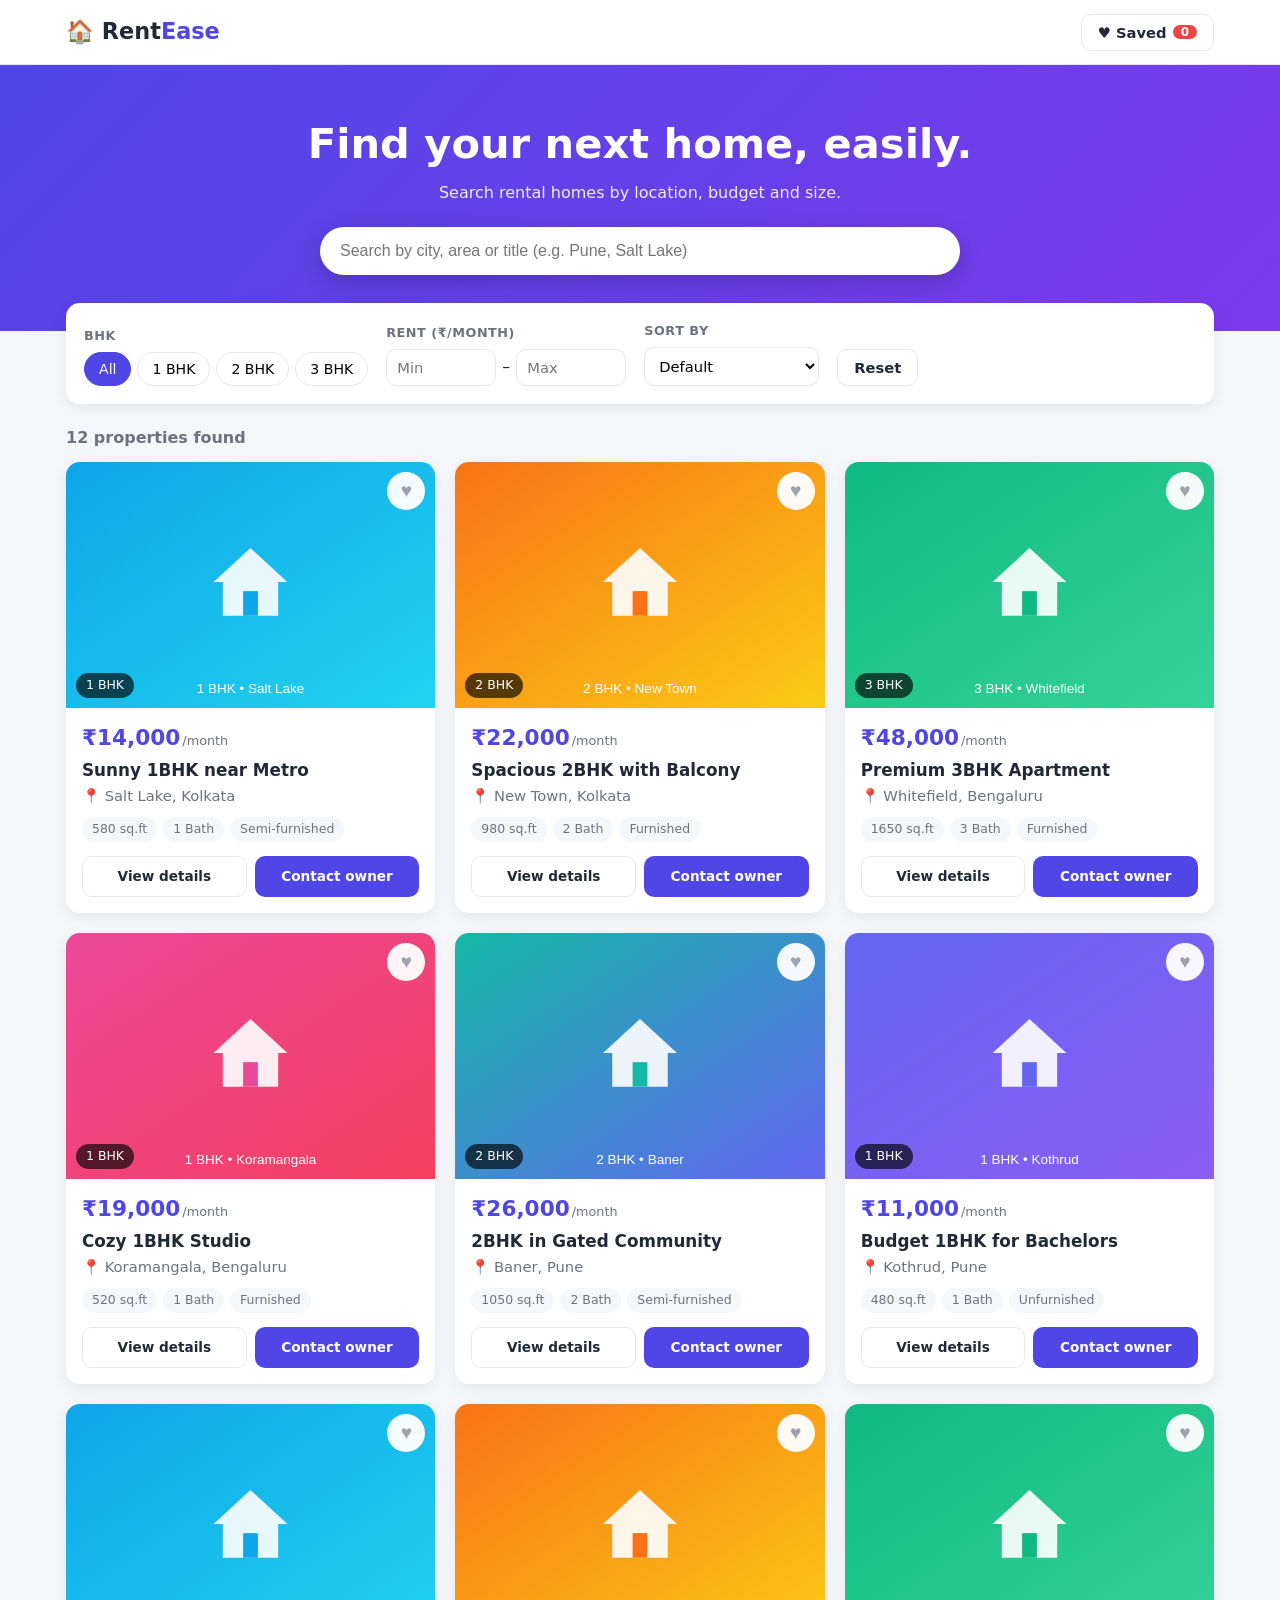
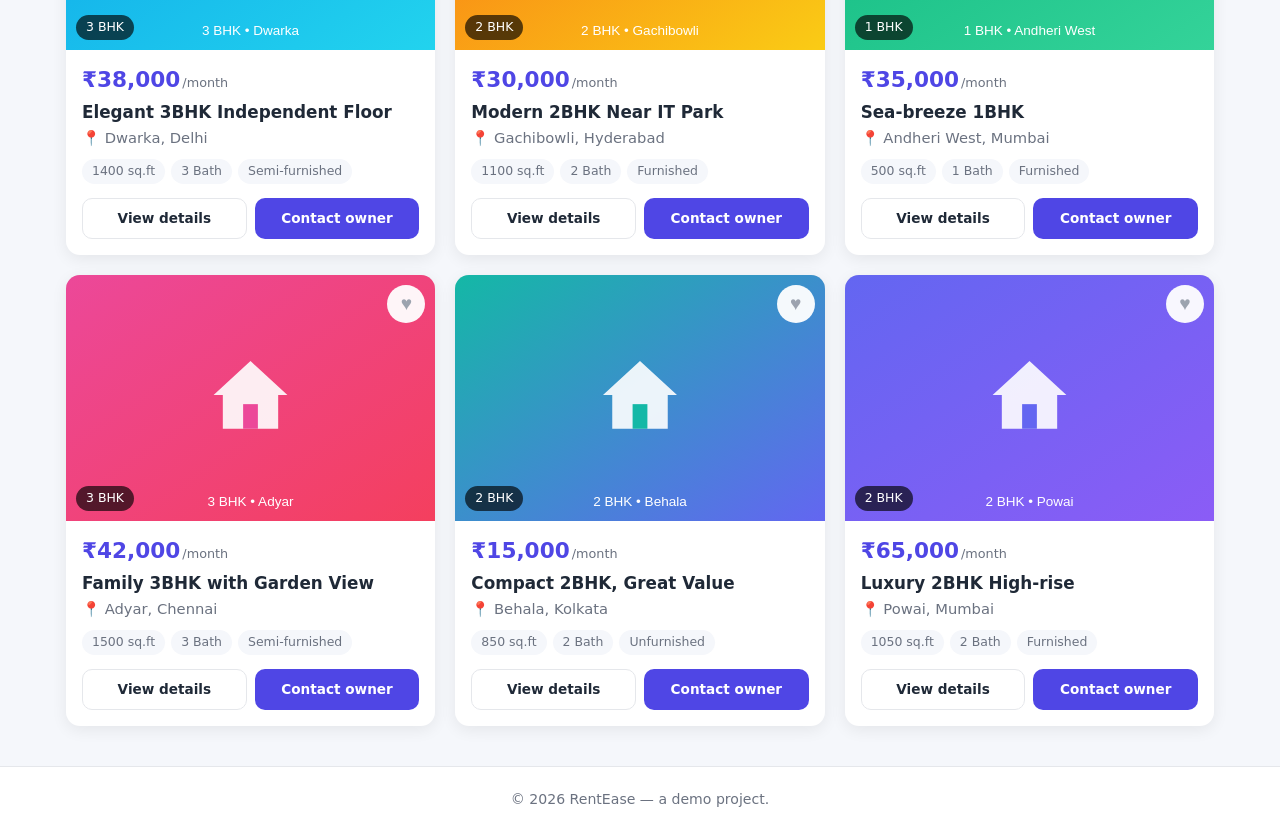
<file: index.html>
<!DOCTYPE html>
<html lang="en">
<head>
  <meta charset="UTF-8" />
  <meta name="viewport" content="width=device-width, initial-scale=1" />
  <title>RentEase — Rental Property Finder</title>
  <meta name="description" content="Find rental homes by location, budget and BHK." />
  <link rel="stylesheet" href="css/style.css" />
</head>
<body>
  <header class="site-header">
    <div class="container header-inner">
      <a href="index.html" class="logo">🏠 Rent<span>Ease</span></a>
      <button id="favToggle" class="btn btn-outline" aria-pressed="false">
        ♥ Saved <span id="favCount" class="badge">0</span>
      </button>
    </div>
  </header>

  <section class="hero">
    <div class="container">
      <h1>Find your next home, easily.</h1>
      <p>Search rental homes by location, budget and size.</p>
      <div class="search-bar">
        <input id="searchInput" type="search" placeholder="Search by city, area or title (e.g. Pune, Salt Lake)" aria-label="Search by location" />
      </div>
    </div>
  </section>

  <main class="container">
    <section class="filters" aria-label="Filters">
      <div class="filter-group">
        <label>BHK</label>
        <div class="chips" id="bhkChips">
          <button class="chip active" data-bhk="all">All</button>
          <button class="chip" data-bhk="1">1 BHK</button>
          <button class="chip" data-bhk="2">2 BHK</button>
          <button class="chip" data-bhk="3">3 BHK</button>
        </div>
      </div>

      <div class="filter-group">
        <label for="minRent">Rent (₹/month)</label>
        <div class="range-inputs">
          <input id="minRent" type="number" min="0" step="500" placeholder="Min" />
          <span>–</span>
          <input id="maxRent" type="number" min="0" step="500" placeholder="Max" />
        </div>
      </div>

      <div class="filter-group">
        <label for="sortSelect">Sort by</label>
        <select id="sortSelect">
          <option value="relevance">Default</option>
          <option value="price-asc">Price: Low to High</option>
          <option value="price-desc">Price: High to Low</option>
        </select>
      </div>

      <button id="resetBtn" class="btn btn-outline">Reset</button>
    </section>

    <p id="resultCount" class="result-count" aria-live="polite"></p>
    <section id="grid" class="grid"></section>
    <div id="empty" class="empty" hidden>
      <h3>No properties found</h3>
      <p>Try changing your search or filters.</p>
    </div>
  </main>

  <footer class="site-footer">
    <div class="container">© <span id="year"></span> RentEase — a demo project.</div>
  </footer>

  <script src="js/data.js"></script>
  <script src="js/common.js"></script>
  <script src="js/app.js"></script>
</body>
</html>
</file>
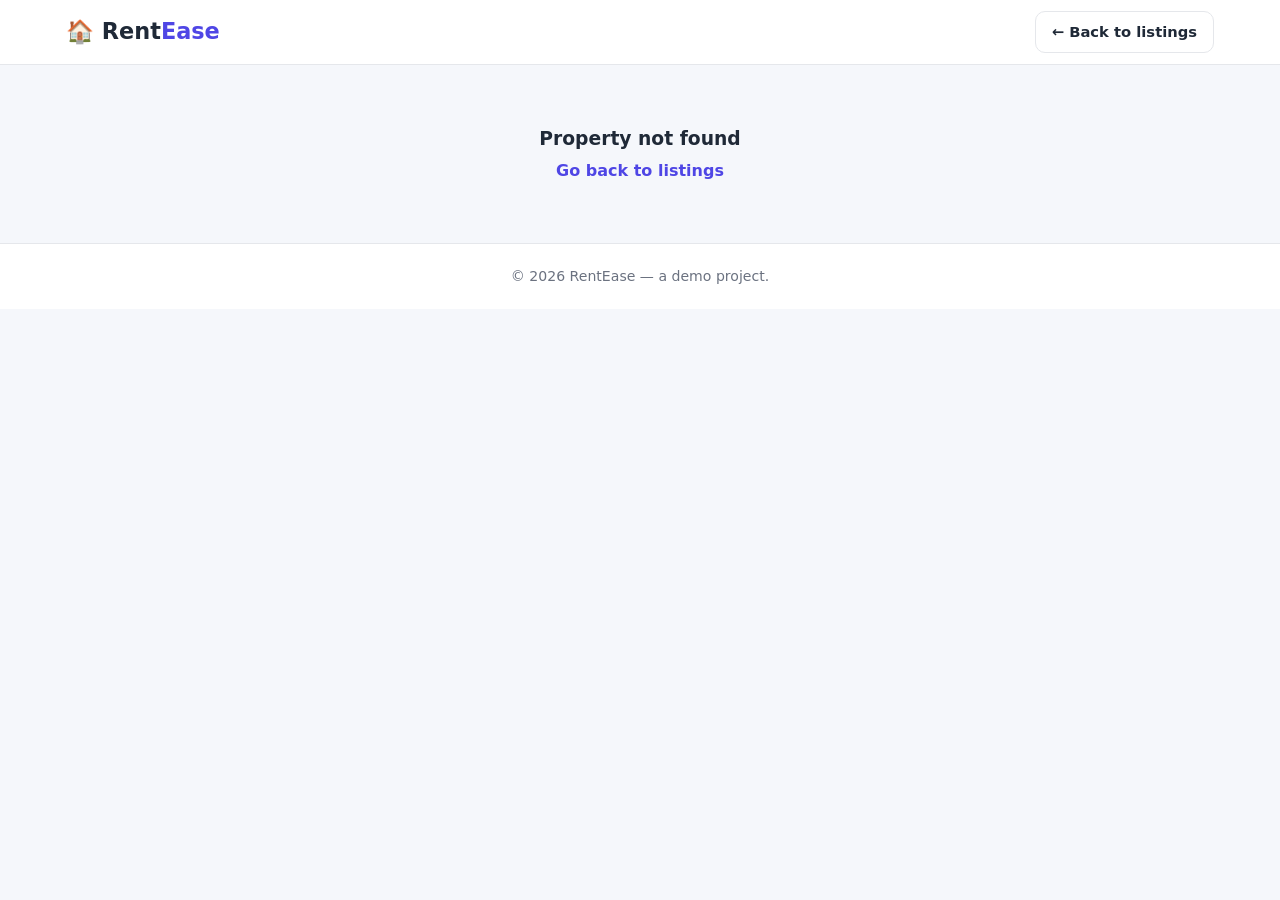
<file: property.html>
<!DOCTYPE html>
<html lang="en">
<head>
  <meta charset="UTF-8" />
  <meta name="viewport" content="width=device-width, initial-scale=1" />
  <title>Property Details — RentEase</title>
  <link rel="stylesheet" href="css/style.css" />
</head>
<body>
  <header class="site-header">
    <div class="container header-inner">
      <a href="index.html" class="logo">🏠 Rent<span>Ease</span></a>
      <a href="index.html" class="btn btn-outline">← Back to listings</a>
    </div>
  </header>

  <main class="container" id="details"></main>

  <footer class="site-footer">
    <div class="container">© <span id="year"></span> RentEase — a demo project.</div>
  </footer>

  <script src="js/data.js"></script>
  <script src="js/common.js"></script>
  <script src="js/details.js"></script>
</body>
</html>
</file>
<file: css/style.css>
:root {
  --primary: #4f46e5;
  --primary-dark: #4338ca;
  --bg: #f5f7fb;
  --card: #ffffff;
  --text: #1f2937;
  --muted: #6b7280;
  --border: #e5e7eb;
  --danger: #ef4444;
  --radius: 14px;
  --shadow: 0 4px 16px rgba(0, 0, 0, 0.07);
}

* { box-sizing: border-box; margin: 0; padding: 0; }

body {
  font-family: "Segoe UI", system-ui, -apple-system, Roboto, Arial, sans-serif;
  background: var(--bg);
  color: var(--text);
  line-height: 1.5;
}

a { color: inherit; text-decoration: none; }
img { max-width: 100%; display: block; }
.container { width: 100%; max-width: 1180px; margin: 0 auto; padding: 0 16px; }
.muted { color: var(--muted); font-size: 0.92rem; }
.small { font-size: 0.8rem; margin-top: 12px; }

/* Header */
.site-header {
  background: #fff;
  border-bottom: 1px solid var(--border);
  position: sticky;
  top: 0;
  z-index: 50;
}
.header-inner { display: flex; align-items: center; justify-content: space-between; height: 64px; }
.logo { font-size: 1.4rem; font-weight: 800; }
.logo span { color: var(--primary); }

/* Buttons */
.btn {
  display: inline-flex; align-items: center; justify-content: center; gap: 6px;
  padding: 9px 16px; border-radius: 10px; border: 1px solid transparent;
  font-size: 0.92rem; font-weight: 600; cursor: pointer;
  transition: 0.15s ease; background: none; font-family: inherit;
}
.btn-primary { background: var(--primary); color: #fff; }
.btn-primary:hover { background: var(--primary-dark); }
.btn-outline { border-color: var(--border); background: #fff; color: var(--text); }
.btn-outline:hover { border-color: var(--primary); color: var(--primary); }
.btn-outline.active { border-color: var(--danger); color: var(--danger); background: #fef2f2; }
.btn.block { width: 100%; margin-top: 10px; }
.badge {
  background: var(--danger); color: #fff; border-radius: 999px;
  padding: 0 8px; font-size: 0.75rem; min-width: 20px; text-align: center;
}

/* Hero */
.hero {
  background: linear-gradient(135deg, #4f46e5, #7c3aed);
  color: #fff; padding: 48px 0 56px; text-align: center;
}
.hero h1 { font-size: clamp(1.7rem, 4vw, 2.6rem); margin-bottom: 6px; }
.hero p { opacity: 0.9; margin-bottom: 22px; }
.search-bar { max-width: 640px; margin: 0 auto; }
.search-bar input {
  width: 100%; padding: 15px 20px; border-radius: 999px; border: none;
  font-size: 1rem; box-shadow: 0 8px 24px rgba(0, 0, 0, 0.2); outline: none;
}

/* Filters */
.filters {
  display: flex; flex-wrap: wrap; gap: 18px; align-items: flex-end;
  background: var(--card); padding: 18px; border-radius: var(--radius);
  box-shadow: var(--shadow); margin-top: -28px; position: relative;
}
.filter-group { display: flex; flex-direction: column; gap: 6px; }
.filter-group label { font-size: 0.8rem; font-weight: 700; color: var(--muted); text-transform: uppercase; letter-spacing: 0.04em; }
.chips { display: flex; gap: 6px; flex-wrap: wrap; }
.chip {
  padding: 8px 14px; border-radius: 999px; border: 1px solid var(--border);
  background: #fff; cursor: pointer; font-size: 0.88rem; font-family: inherit;
}
.chip.active { background: var(--primary); border-color: var(--primary); color: #fff; }
.range-inputs { display: flex; align-items: center; gap: 6px; }
.range-inputs input, select {
  padding: 9px 10px; border: 1px solid var(--border); border-radius: 10px;
  font-size: 0.92rem; width: 110px; font-family: inherit; background: #fff;
}
select { width: auto; min-width: 170px; }

/* Grid & cards */
.result-count { margin: 22px 0 12px; color: var(--muted); font-weight: 600; }
.grid { display: grid; grid-template-columns: repeat(auto-fill, minmax(280px, 1fr)); gap: 20px; padding-bottom: 40px; }
.card { background: var(--card); border-radius: var(--radius); overflow: hidden; box-shadow: var(--shadow); transition: transform 0.2s; }
.card:hover { transform: translateY(-4px); }
.card-img { position: relative; aspect-ratio: 3 / 2; background: #ddd; }
.card-img img { width: 100%; height: 100%; object-fit: cover; }
.tag {
  position: absolute; left: 10px; bottom: 10px; background: rgba(0, 0, 0, 0.65);
  color: #fff; font-size: 0.78rem; padding: 3px 10px; border-radius: 999px;
}
.fav-btn {
  position: absolute; top: 10px; right: 10px; width: 38px; height: 38px;
  border-radius: 50%; border: none; background: rgba(255, 255, 255, 0.95);
  color: #9ca3af; font-size: 1.2rem; cursor: pointer; transition: 0.15s;
}
.fav-btn:hover { transform: scale(1.1); }
.fav-btn.active { color: var(--danger); }
.card-body { padding: 14px 16px 16px; }
.price { font-size: 1.35rem; font-weight: 800; color: var(--primary); }
.price small { font-size: 0.8rem; color: var(--muted); font-weight: 500; margin-left: 2px; }
.price.big { font-size: 1.9rem; }
.card-body h3 { font-size: 1.05rem; margin: 4px 0 2px; }
.card-body h3 a:hover { color: var(--primary); }
.specs { list-style: none; display: flex; flex-wrap: wrap; gap: 6px; margin: 10px 0 14px; }
.specs li { background: var(--bg); padding: 3px 10px; border-radius: 999px; font-size: 0.78rem; color: var(--muted); }
.card-actions { display: flex; gap: 8px; }
.card-actions .btn { flex: 1; padding: 9px 8px; font-size: 0.85rem; }

.empty { text-align: center; padding: 60px 16px; color: var(--muted); }
.empty h3 { color: var(--text); margin-bottom: 6px; }
.empty a { color: var(--primary); font-weight: 600; }

/* Details page */
.details-layout { display: grid; grid-template-columns: 1fr 340px; gap: 28px; padding: 28px 0 48px; }
.details-img { width: 100%; border-radius: var(--radius); margin-bottom: 18px; box-shadow: var(--shadow); }
.details-main h1 { font-size: 1.7rem; }
.details-main h2 { margin: 26px 0 10px; font-size: 1.15rem; }
.facts { display: grid; grid-template-columns: repeat(3, 1fr); gap: 12px; margin-top: 18px; }
.facts div { background: var(--card); padding: 12px 14px; border-radius: 12px; box-shadow: var(--shadow); }
.facts span { display: block; font-size: 0.75rem; color: var(--muted); text-transform: uppercase; }
.amenities { list-style: none; display: grid; grid-template-columns: repeat(auto-fill, minmax(170px, 1fr)); gap: 8px; }
.amenities li { background: #ecfdf5; color: #047857; padding: 8px 12px; border-radius: 10px; font-size: 0.9rem; }
.side-card { background: var(--card); padding: 22px; border-radius: var(--radius); box-shadow: var(--shadow); position: sticky; top: 84px; }

/* Owner + modal */
.owner-box { display: flex; align-items: center; gap: 12px; margin-top: 18px; padding-top: 16px; border-top: 1px solid var(--border); }
.avatar {
  width: 44px; height: 44px; border-radius: 50%; background: var(--primary); color: #fff;
  display: flex; align-items: center; justify-content: center; font-weight: 700; font-size: 1.1rem;
}
.modal-backdrop {
  position: fixed; inset: 0; background: rgba(17, 24, 39, 0.55);
  display: flex; align-items: center; justify-content: center; padding: 16px; z-index: 100;
}
.modal { background: #fff; border-radius: var(--radius); padding: 26px; width: 100%; max-width: 420px; position: relative; }
.modal h3 { margin-bottom: 4px; }
.modal-close { position: absolute; top: 10px; right: 14px; background: none; border: none; font-size: 1.8rem; cursor: pointer; color: var(--muted); }
.modal-actions { display: flex; flex-direction: column; gap: 10px; margin-top: 18px; }

/* Footer */
.site-footer { text-align: center; padding: 22px 0; color: var(--muted); font-size: 0.88rem; border-top: 1px solid var(--border); background: #fff; }

/* Responsive */
@media (max-width: 860px) {
  .details-layout { grid-template-columns: 1fr; }
  .side-card { position: static; }
}
@media (max-width: 600px) {
  .hero { padding: 36px 0 48px; }
  .filters { flex-direction: column; align-items: stretch; gap: 14px; }
  .range-inputs input, select { width: 100%; }
  .range-inputs { width: 100%; }
  .facts { grid-template-columns: repeat(2, 1fr); }
  .grid { grid-template-columns: 1fr; }
  .header-inner { height: 58px; }
  .logo { font-size: 1.2rem; }
}
</file>
